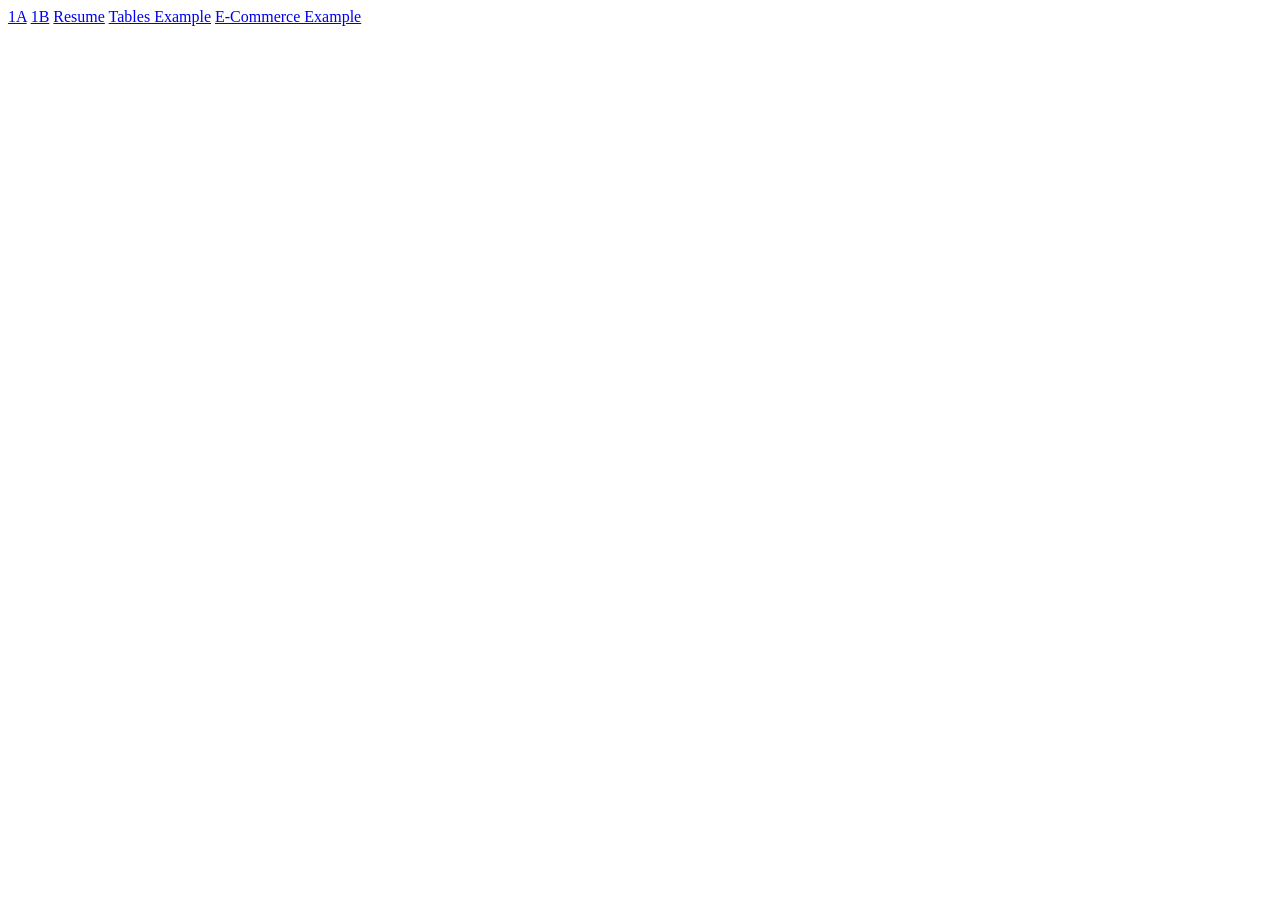
<file: index.html>
<html>
<a href="1a.html">1A</a>
<a href="1b.html">1B</a>
<a href="resume.html">Resume</a>
<a href="tablesexample.html">Tables Example</a>
<a href="ecommerce.html">E-Commerce Example</a>
</html>
</file>
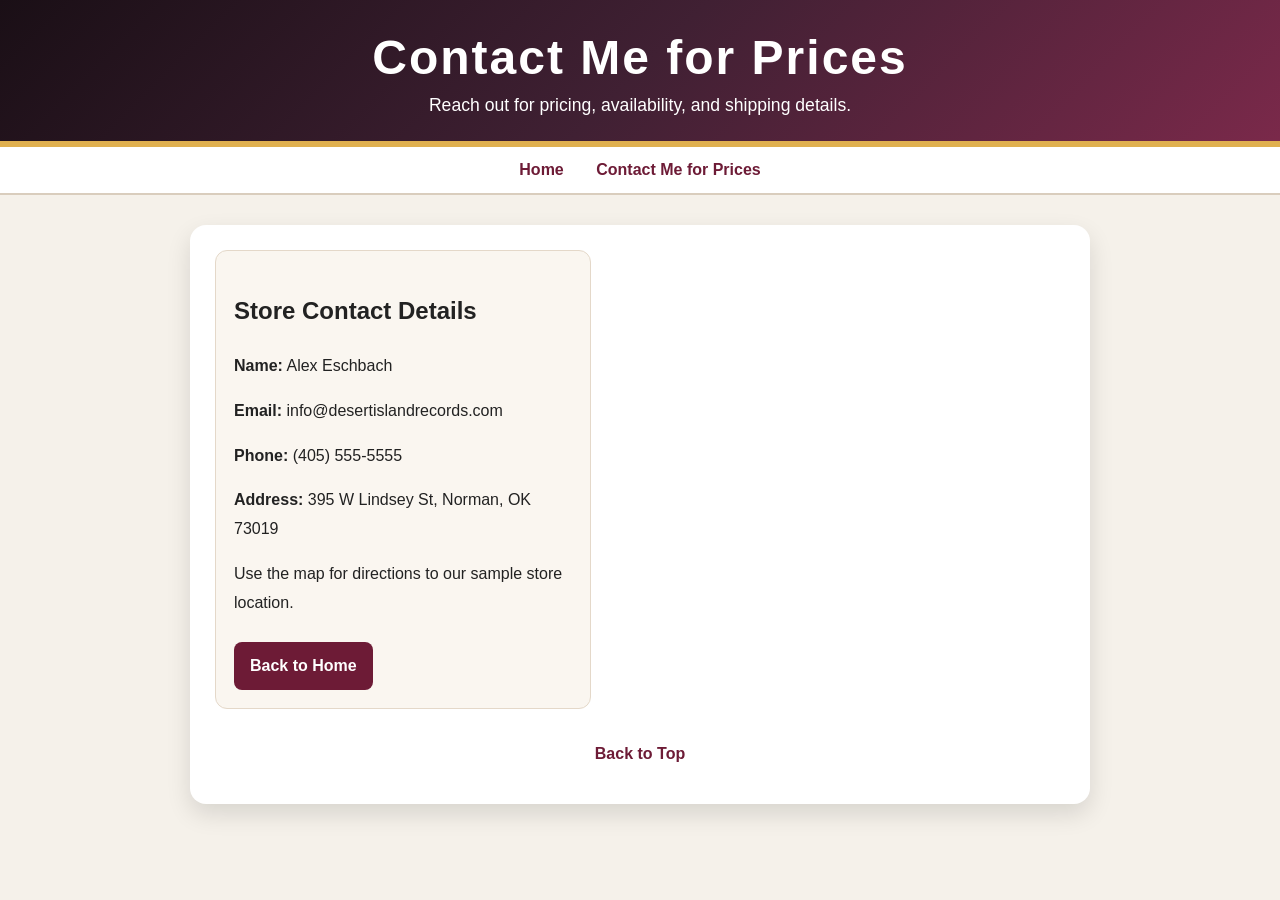
<file: contact.html>
<!DOCTYPE html>
<html lang="en">
<head>
    <meta charset="UTF-8">
    <meta name="viewport" content="width=device-width, initial-scale=1.0">
    <title>Contact Me for Prices | Desert Island Records</title>
    <link rel="stylesheet" href="style.css">
</head>
<body>
    <a id="top"></a>

    <header class="banner">
        <h1>Contact Me for Prices</h1>
        <p>Reach out for pricing, availability, and shipping details.</p>
    </header>

    <div class="nav-row">
        <a href="index.html">Home</a>
        <a href="contact.html">Contact Me for Prices</a>
    </div>

    <main class="contact-card">
        <div class="contact-grid">
            <section class="info-box">
                <h2>Store Contact Details</h2>
                <p><strong>Name:</strong> Alex Eschbach</p>
                <p><strong>Email:</strong> info@desertislandrecords.com</p>
                <p><strong>Phone:</strong> (405) 555-5555</p>
                <p><strong>Address:</strong> 395 W Lindsey St, Norman, OK 73019</p>
                <p>Use the map for directions to our sample store location.</p>
                <a class="button-link" href="ecommerce.html">Back to Home</a>
            </section>

            <section>
               <iframe src="https://www.google.com/maps/embed?pb=!1m18!1m12!1m3!1d3260.092297871396!2d-97.44764822423346!3d35.20416987274503!2m3!1f0!2f0!3f0!3m2!1i1024!2i768!4f13.1!3m3!1m2!1s0x87b269d43c29be0d%3A0xc02ebf105a6919c!2sGaylord%20College%20of%20Journalism%20and%20Mass%20Communication!5e0!3m2!1sen!2sus!4v1774924238589!5m2!1sen!2sus" width="600" height="450" style="border:0;" allowfullscreen="" loading="lazy" referrerpolicy="no-referrer-when-downgrade"></iframe>
            </section>
        </div>

        <p style="text-align:center;">
            <a class="top-link" href="#top">Back to Top</a>
        </p>
    </main>
</body>
</html>
</file>
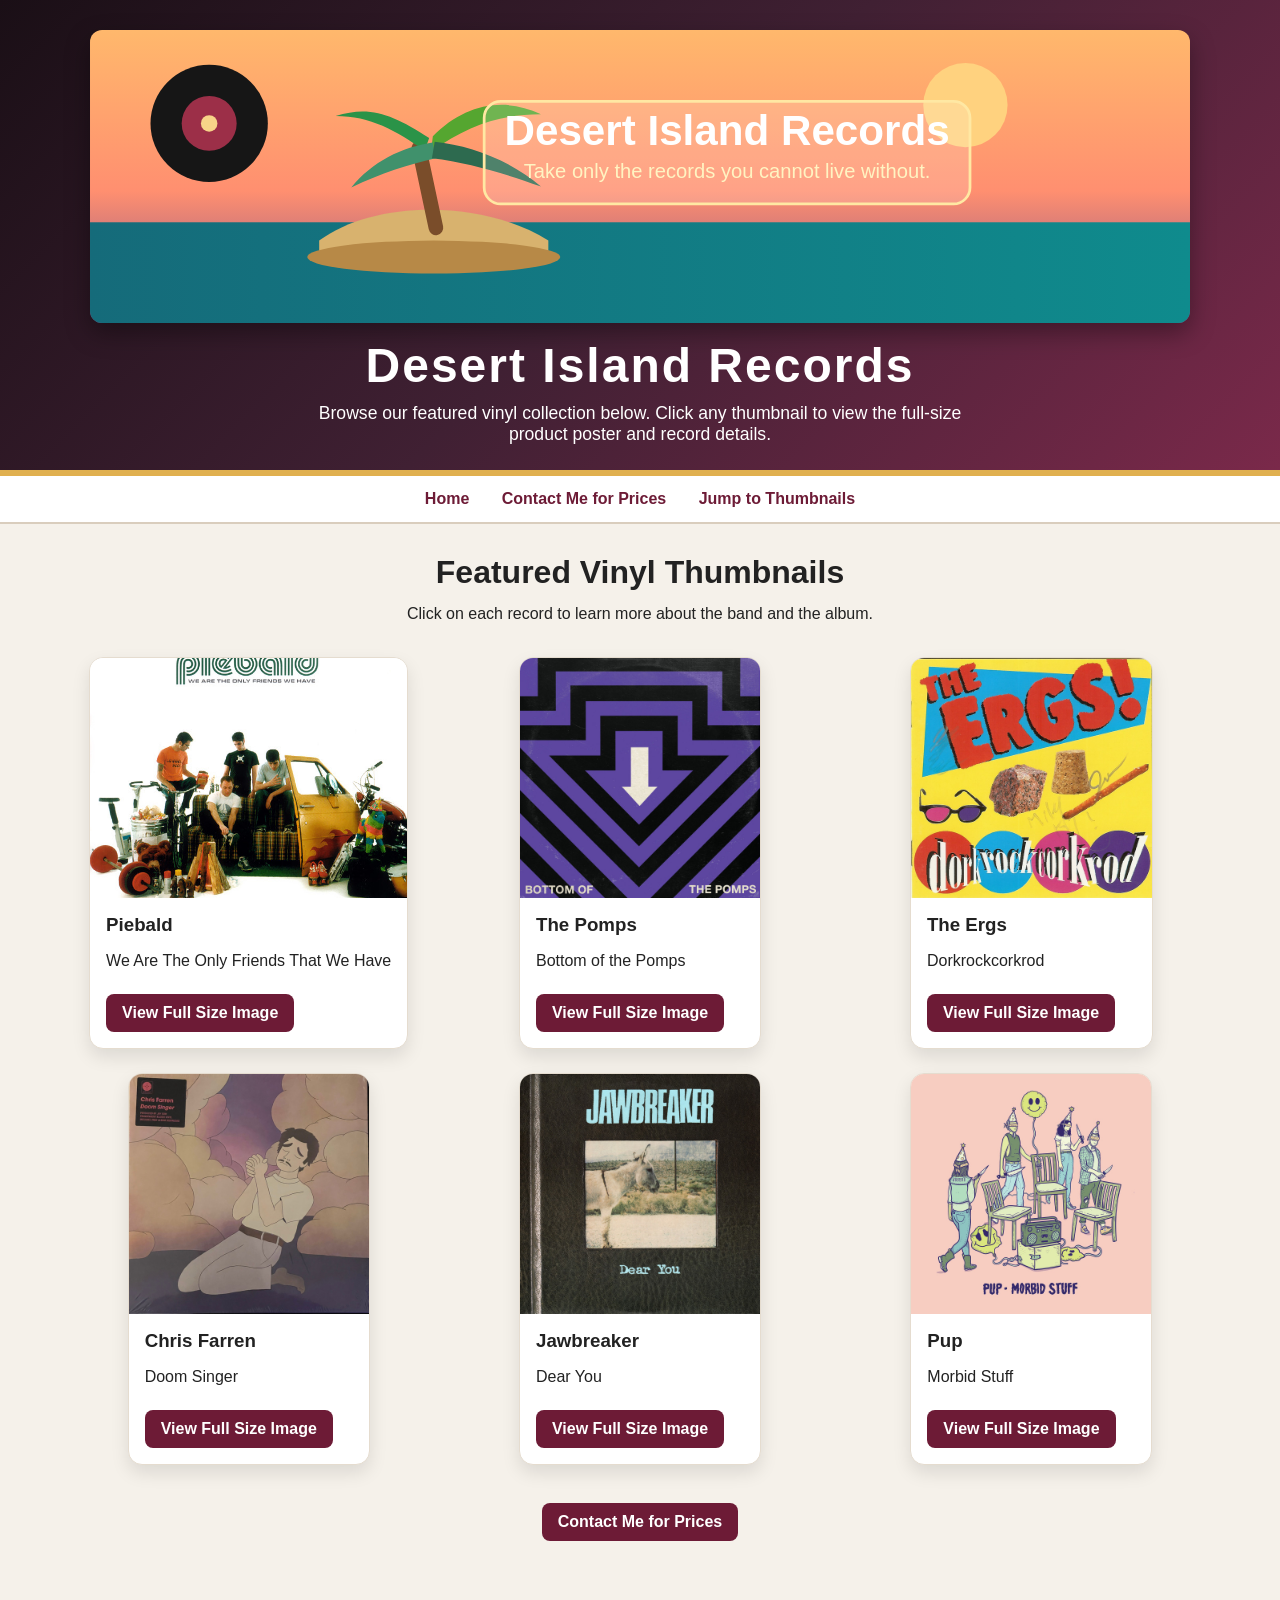
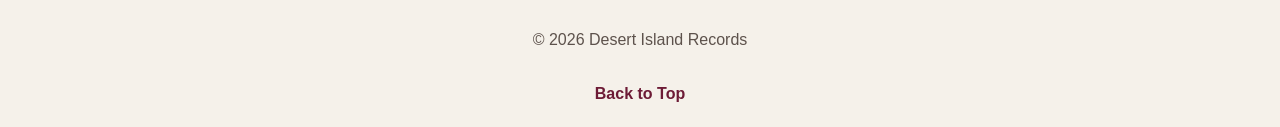
<file: ecommerce.html>
<!DOCTYPE html>
<html lang="en">
<head>
    <meta charset="UTF-8">
    <meta name="viewport" content="width=device-width, initial-scale=1.0">
    <title>Groove Vault Records</title>
    <link rel="stylesheet" href="style.css">
</head>
<body>
    <a id="top"></a>

    <header class="banner">
        <img src="images/banner.svg" alt="Desert Island Records banner">
        <h1>Desert Island Records</h1>
        <p>Browse our featured vinyl collection below. Click any thumbnail to view the full-size product poster and record details.</p>
    </header>

    <div class="nav-row">
        <a href="index.html">Home</a>
        <a href="contact.html">Contact Me for Prices</a>
        <a href="#gallery">Jump to Thumbnails</a>
    </div>

    <main class="container">
        <h2 class="section-title" id="gallery">Featured Vinyl Thumbnails</h2>
        <p class="section-copy">Click on each record to learn more about the band and the album.</p>

        <section class="gallery-grid">

            <article class="card">
                <img src="images/piebald1.jpg" alt="Piebald vinyl record thumbnail">
                <div class="card-content">
                    <h3>Piebald</h3>
                    <p>We Are The Only Friends That We Have</p>
                    <a class="button-link" href="record1.html">View Full Size Image</a>
                </div>
            </article>

            <article class="card">
                <img src="images/thepomps.jpg" alt="The Pomps">
                <div class="card-content">
                    <h3>The Pomps</h3>
                    <p>Bottom of the Pomps</p>
                    <a class="button-link" href="record2.html">View Full Size Image</a>
                </div>
            </article>

            <article class="card">
                <img src="images/theergs.jpg" alt="The Ergs">
                <div class="card-content">
                    <h3>The Ergs</h3>
                    <p>Dorkrockcorkrod</p>
                    <a class="button-link" href="record3.html">View Full Size Image</a>
                </div>
            </article>

            <article class="card">
                <img src="images/chrisfarren.jpg" alt="Chris Farren">
                <div class="card-content">
                    <h3>Chris Farren</h3>
                    <p>Doom Singer</p>
                    <a class="button-link" href="record4.html">View Full Size Image</a>
                </div>
            </article>

            <article class="card">
                <img src="images/jawbreaker.jpg" alt="Jawbreaker">
                <div class="card-content">
                    <h3>Jawbreaker</h3>
                    <p>Dear You</p>
                    <a class="button-link" href="record5.html">View Full Size Image</a>
                </div>
            </article>

            <article class="card">
                <img src="images/pup.jpg" alt="Pup">
                <div class="card-content">
                    <h3>Pup</h3>
                    <p>Morbid Stuff</p>
                    <a class="button-link" href="record6.html">View Full Size Image</a>
                </div>
            </article>

        </section>

        <p style="text-align:center; margin-top:30px;">
            <a class="button-link" href="contact.html">Contact Me for Prices</a>
        </p>
    </main>

    <footer class="footer">
        <p>&copy; 2026 Desert Island Records</p>
        <a class="top-link" href="#top">Back to Top</a>
    </footer>
</body>
</html>
</file>
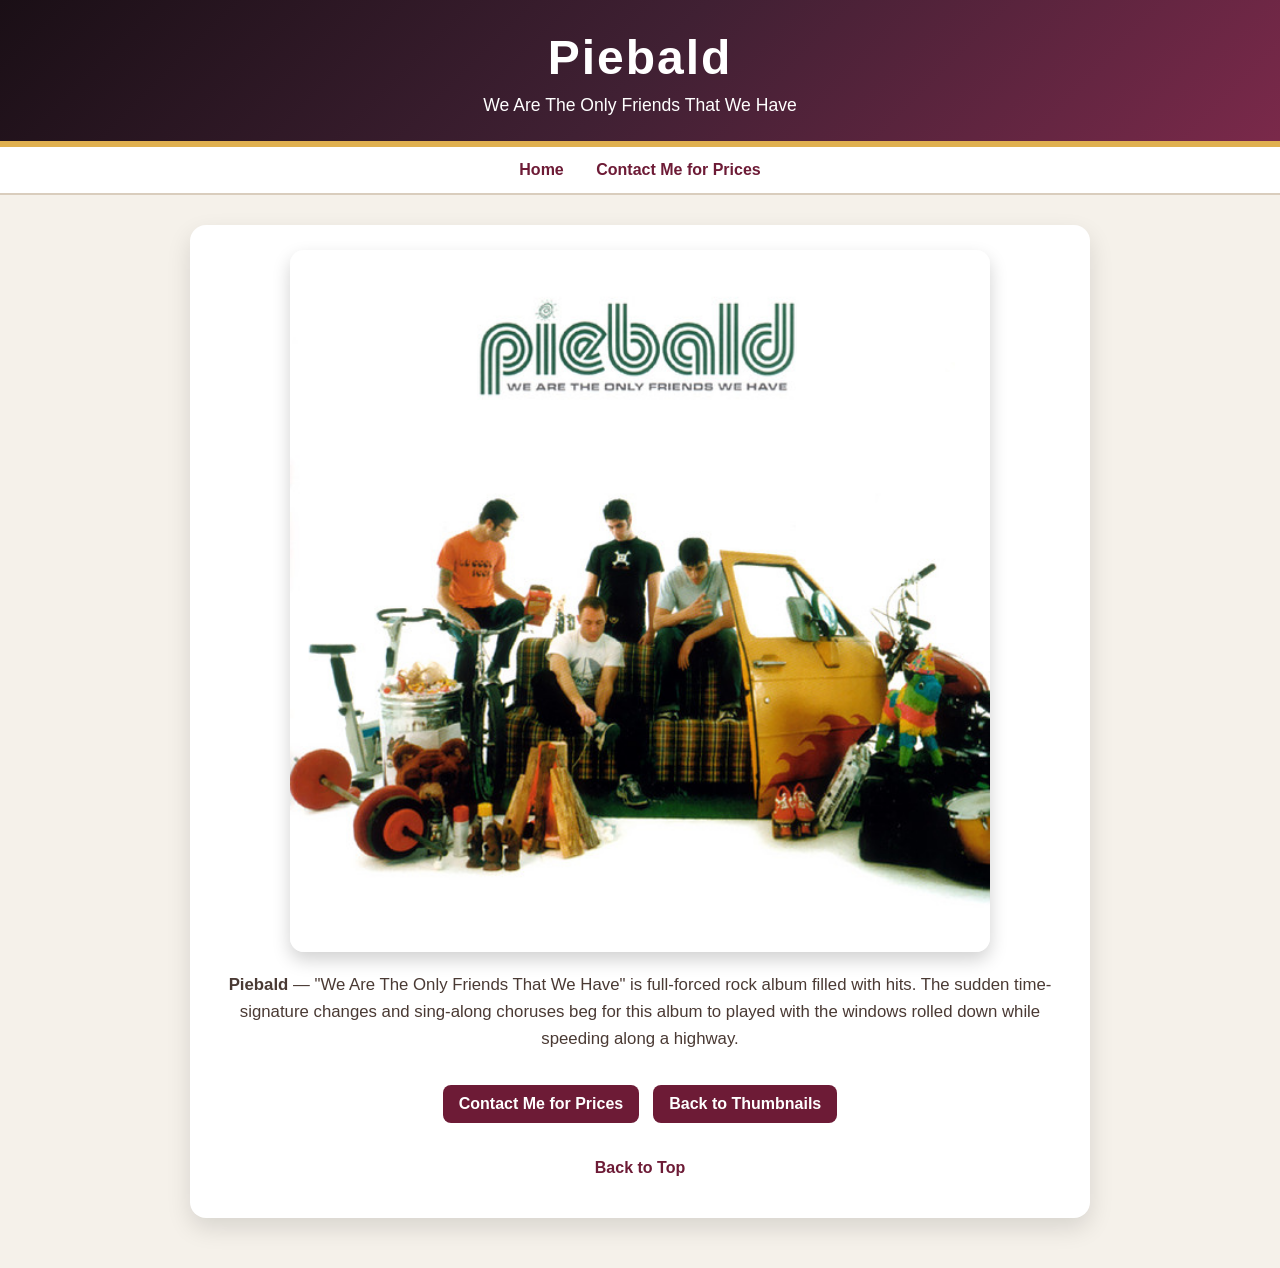
<file: record1.html>
<!DOCTYPE html>
<html lang="en">
<head>
    <meta charset="UTF-8">
    <meta name="viewport" content="width=device-width, initial-scale=1.0">
    <title>Piebald | Desert Island Records</title>
    <link rel="stylesheet" href="style.css">
</head>
<body>
    <a id="top"></a>

    <header class="banner">
        <h1>Piebald</h1>
        <p>We Are The Only Friends That We Have</p>
    </header>

    <div class="nav-row">
        <a href="index.html">Home</a>
        <a href="contact.html">Contact Me for Prices</a>
    </div>

    <main class="record-page">
        <figure>
            <img src="images/piebald1.jpg" alt="Piebald">
            <figcaption>
                <strong>Piebald</strong> — "We Are The Only Friends That We Have" is full-forced rock album filled with hits. The sudden time-signature changes and sing-along choruses beg for this album to played with the windows rolled down while speeding along a highway.
            </figcaption>
        </figure>

        <div class="page-links">
            <a class="button-link" href="contact.html">Contact Me for Prices</a>
            <a class="button-link" href="index.html">Back to Thumbnails</a>
        </div>

        <p style="text-align:center;">
            <a class="top-link" href="#top">Back to Top</a>
        </p>
    </main>
</body>
</html>
</file>
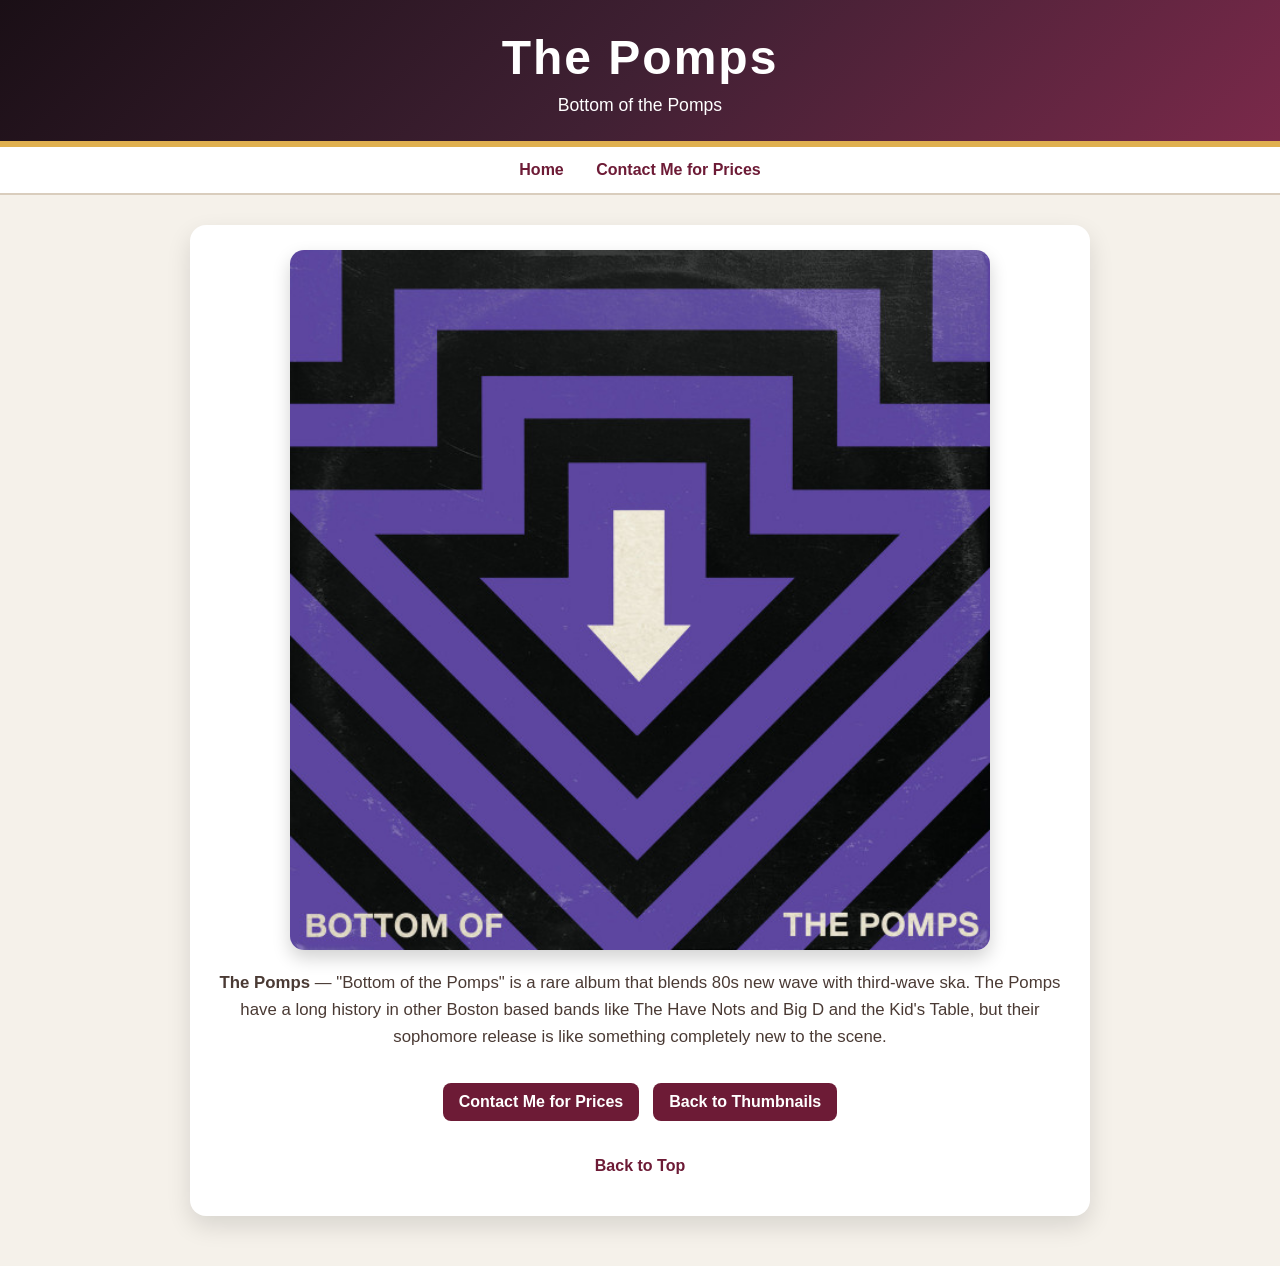
<file: record2.html>
<!DOCTYPE html>
<html lang="en">
<head>
    <meta charset="UTF-8">
    <meta name="viewport" content="width=device-width, initial-scale=1.0">
    <title>The Pomps | Desert Island Records</title>
    <link rel="stylesheet" href="style.css">
</head>
<body>
    <a id="top"></a>

    <header class="banner">
        <h1>The Pomps</h1>
        <p>Bottom of the Pomps</p>
    </header>

    <div class="nav-row">
        <a href="ecommerce.html">Home</a>
        <a href="contact.html">Contact Me for Prices</a>
    </div>

    <main class="record-page">
        <figure>
            <img src="images/thepomps.jpg" alt="The Pomps">
            <figcaption>
                <strong>The Pomps</strong> — "Bottom of the Pomps" is a rare album that blends 80s new wave with third-wave ska. The Pomps have a long history in other Boston based bands like The Have Nots and Big D and the Kid's Table, but their sophomore release is like something completely new to the scene.
            </figcaption>
        </figure>

        <div class="page-links">
            <a class="button-link" href="contact.html">Contact Me for Prices</a>
            <a class="button-link" href="ecommerce.html">Back to Thumbnails</a>
        </div>

        <p style="text-align:center;">
            <a class="top-link" href="#top">Back to Top</a>
        </p>
    </main>
</body>
</html>
</file>
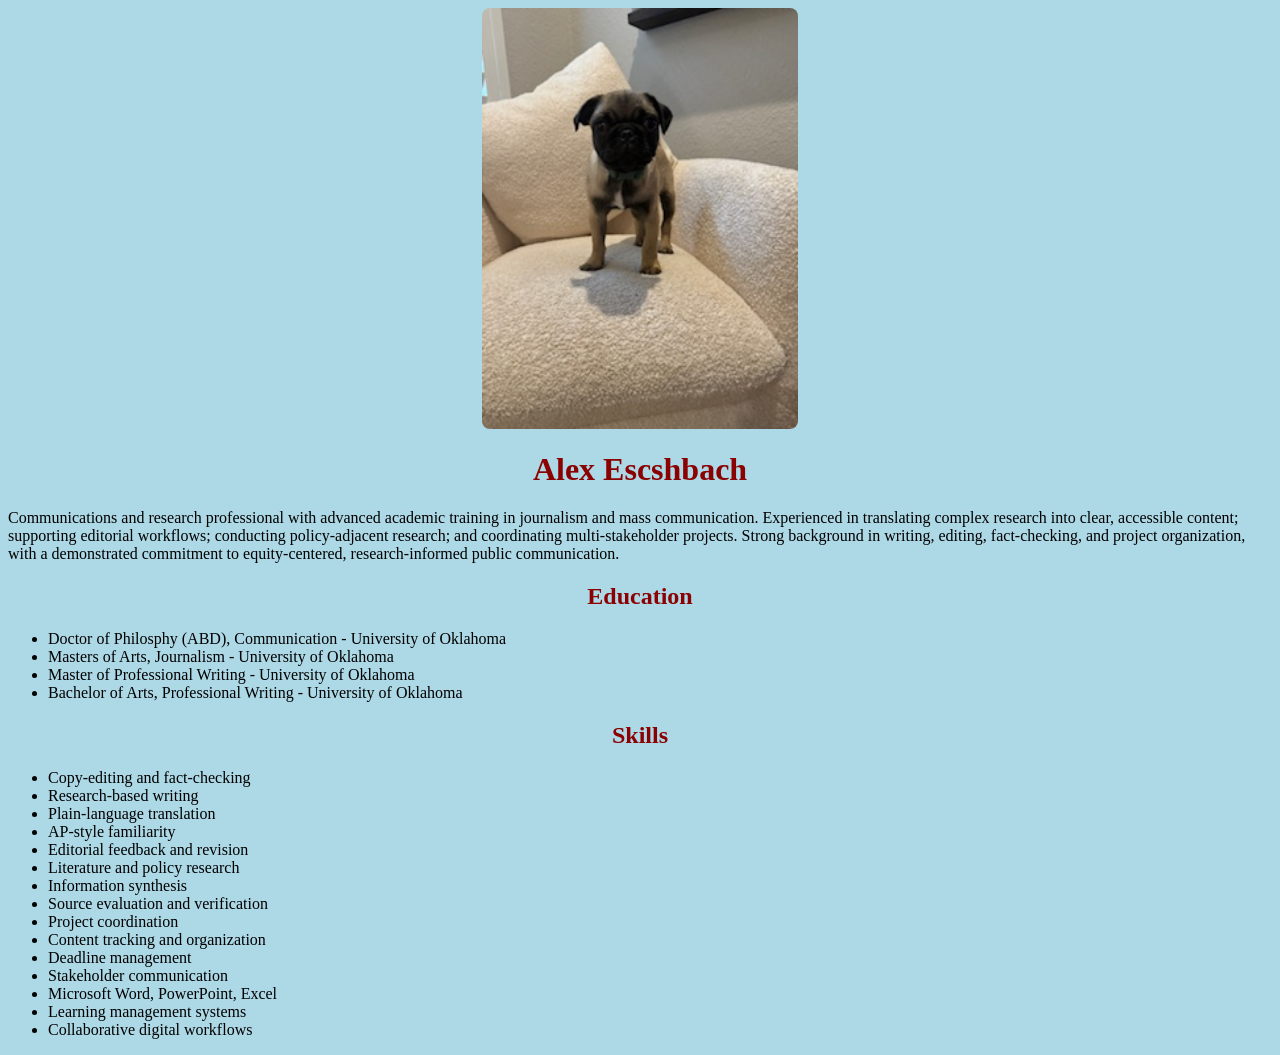
<file: resume.html>
<!DOCTYPE html>
<html lang="en">
<head>
<title>Alex's Resume</title>
<style>
    body {background-color: lightblue;}
    img {
        max-width: 25%;
        max-height: 25%;
        border-radius: 8px;
        display: block;
        margin: auto;
}
    h1 {
        text-align: center;
        color: darkred;
    }
    h2 {
        text-align: center;
        color: darkred;
    }
</style>
</head>
<body>
        <img src="bort.jpg" alt=Pug width=50%>
    <h1>Alex Escshbach</h1>
    <p>Communications and research professional with advanced academic training in journalism and mass communication. Experienced in translating complex research into clear, accessible content; supporting editorial workflows; conducting policy-adjacent research; and coordinating multi-stakeholder projects. Strong background in writing, editing, fact-checking, and project organization, with a demonstrated commitment to equity-centered, research-informed public communication.</p>
    <h2>Education</h2>
    <ul>
        <li>Doctor of Philosphy (ABD), Communication - University of Oklahoma</li>
        <li>Masters of Arts, Journalism - University of Oklahoma</li>
        <li>Master of Professional Writing - University of Oklahoma</li>
        <li>Bachelor of Arts, Professional Writing - University of Oklahoma</li>
    </ul>
    <h2>Skills</h2>
    <ul>
        <li>Copy-editing and fact-checking</li>
        <li>Research-based writing</li>
        <li>Plain-language translation</li>
        <li>AP-style familiarity</li>
        <li>Editorial feedback and revision</li>
        <li>Literature and policy research</li>
        <li>Information synthesis</li>
        <li>Source evaluation and verification</li>
        <li>Project coordination</li>
        <li>Content tracking and organization</li>
        <li>Deadline management</li>
        <li>Stakeholder communication</li>
        <li>Microsoft Word, PowerPoint, Excel</li>
        <li>Learning management systems</li>
        <li>Collaborative digital workflows</li>
    </ul>
</body>
</html>
</file>
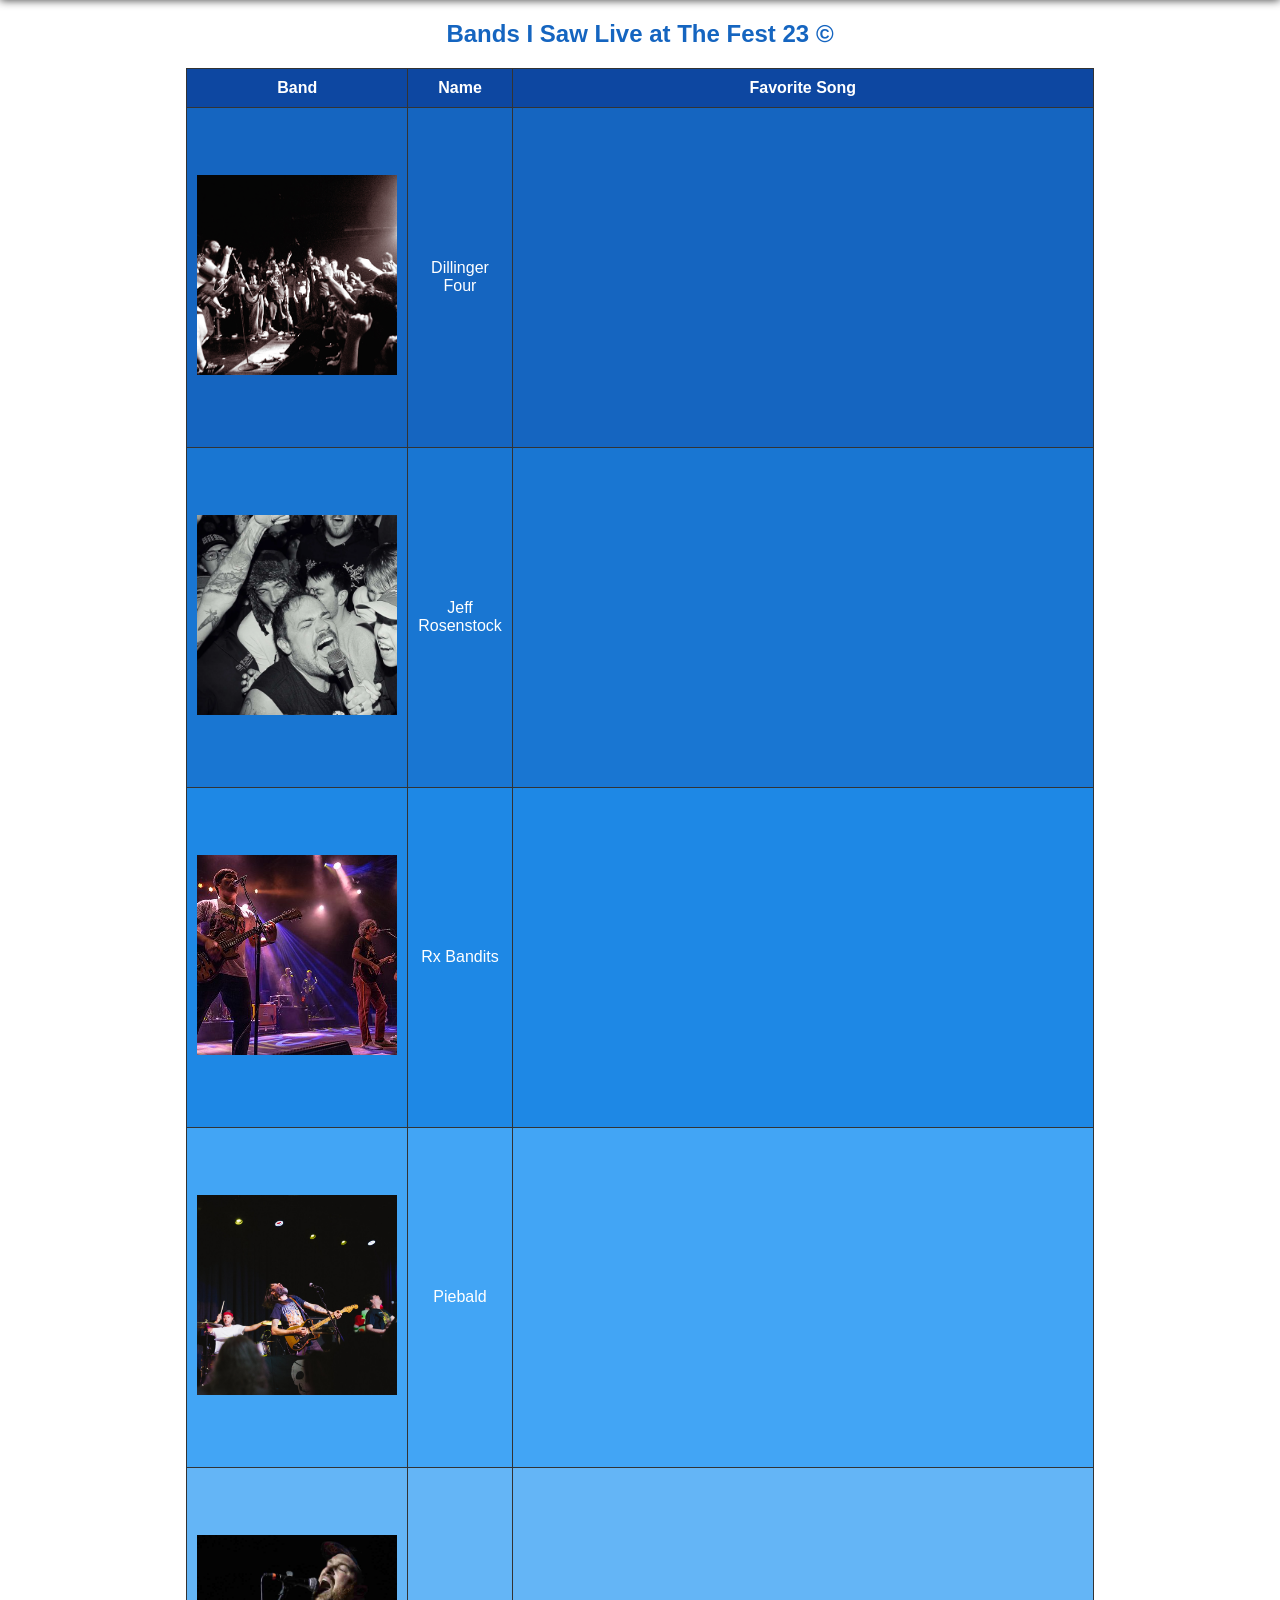
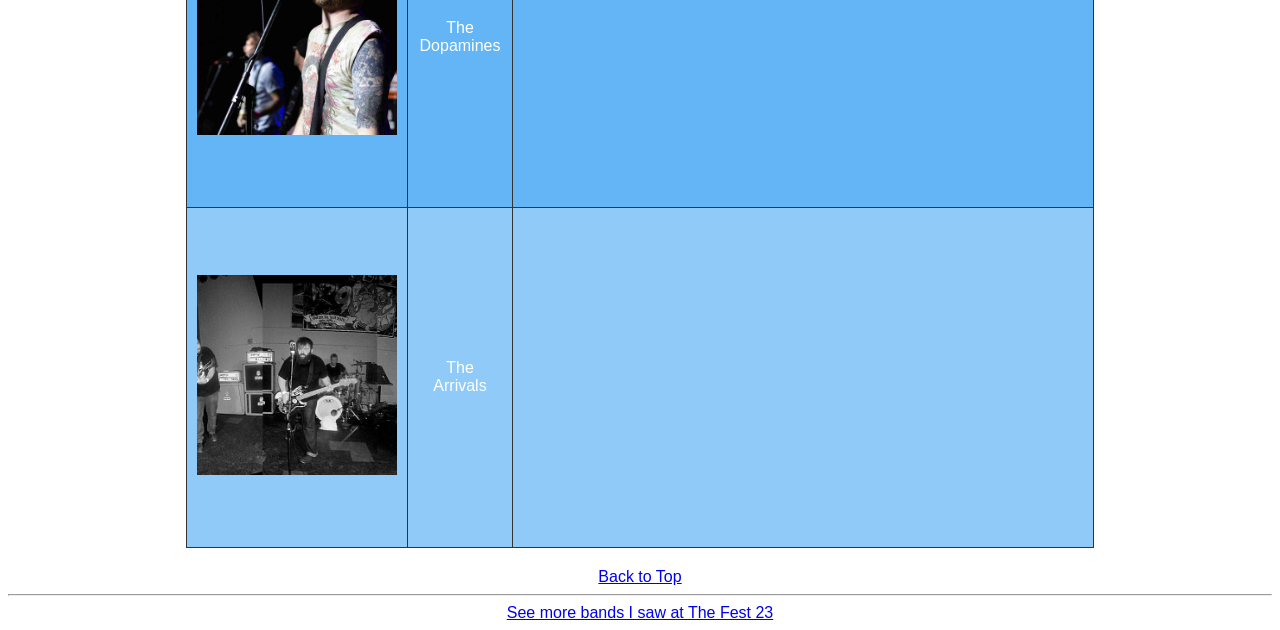
<file: tablesexample.html>
<!DOCTYPE html>
<html>
<head>
    <title>The Fest Bands</title>

    <style>
        body {
            font-family: Arial, sans-serif;
            color: white;
        }
        
        body::before {
  content: "";
  position: fixed;
  top: -10px;
  left: 0;
  width: 100%;
  height: 10px;
  box-shadow: 0px 0 10px rgba(0, 0, 0, 0.8);
  z-index: 100;
}
        h2 {color: #1565c0;}
        
        img {
    width: 200px;
    height: 200px;
    object-fit: cover;
}

        table {
            width: 70%;
            border-collapse: collapse;
            margin: 20px auto;
            text-align: center;
        }

        th, td {
            padding: 10px;
            border: 1px solid #333;
        }

        /* Header row */
        th {
            background-color: #0d47a1;
            color: white;
        }

        /* Different shades of blue for each data row */
        .row1 { background-color: #1565c0; }
        .row2 { background-color: #1976d2; }
        .row3 { background-color: #1e88e5; }
        .row4 { background-color: #42a5f5; }
        .row5 { background-color: #64b5f6; }
        .row6 { background-color: #90caf9; }
    </style>
</head>

<body>

    <!-- Top Anchor -->
    <a id="top"></a>

    <h2 style="text-align:center;">Bands I Saw Live at The Fest 23 &copy;</h2>

    <table>
        <tr>
            <th>Band</th>
            <th>Name</th>
            <th>Favorite Song</th>
        </tr>

        <tr class="row1">
            <td><img src="images/dillingerfour.jpg" alt="Dillinger Four"</td>
            <td>Dillinger Four</td>
            <td><iframe width="560" height="315" src="https://www.youtube.com/embed/4cYq7EPabTg?si=Nn3THj8P-G1MzZbP" title="YouTube video player" frameborder="0" allow="accelerometer; autoplay; clipboard-write; encrypted-media; gyroscope; picture-in-picture; web-share" referrerpolicy="strict-origin-when-cross-origin" allowfullscreen></iframe></td>
        </tr>

        <tr class="row2">
            <td><img src="images/jeffrosenstock.jpg" alt="Jeff Rosenstock"></td>
            <td>Jeff Rosenstock</td>
            <td><iframe width="560" height="315" src="https://www.youtube.com/embed/pUXYKeIN_gE?si=rJ9P3LYLUrskTKS7" title="YouTube video player" frameborder="0" allow="accelerometer; autoplay; clipboard-write; encrypted-media; gyroscope; picture-in-picture; web-share" referrerpolicy="strict-origin-when-cross-origin" allowfullscreen></iframe></td>
        </tr>

        <tr class="row3">
            <td><img src="images/rxbandits.jpg" alt="Rx Bandits"</td>
            <td>Rx Bandits</td>
            <td><iframe width="560" height="315" src="https://www.youtube.com/embed/Mq0j2Ot1NHo?si=tXmBBfhI_RLT-xqe" title="YouTube video player" frameborder="0" allow="accelerometer; autoplay; clipboard-write; encrypted-media; gyroscope; picture-in-picture; web-share" referrerpolicy="strict-origin-when-cross-origin" allowfullscreen></iframe></td>
        </tr>

        <tr class="row4">
            <td><img src="images/piebald.jpg" alt="Piebald"</td>
            <td>Piebald</td>
            <td><iframe width="560" height="315" src="https://www.youtube.com/embed/A6VnqpYkRJA?si=vhwzGHO9IkaGe46Z" title="YouTube video player" frameborder="0" allow="accelerometer; autoplay; clipboard-write; encrypted-media; gyroscope; picture-in-picture; web-share" referrerpolicy="strict-origin-when-cross-origin" allowfullscreen></iframe></td>
        </tr>

        <tr class="row5">
            <td><img src="thedopamines.jpg" alt="The Dopamines"></td>
            <td>The Dopamines</td>
            <td><iframe width="560" height="315" src="https://www.youtube.com/embed/j-NC56pg5kY?si=EWgjj-d1qDsNEcHX" title="YouTube video player" frameborder="0" allow="accelerometer; autoplay; clipboard-write; encrypted-media; gyroscope; picture-in-picture; web-share" referrerpolicy="strict-origin-when-cross-origin" allowfullscreen></iframe></td>
        </tr>
        
         <tr class="row6">
            <td><img src="images/thearrivals.jpg" alt="The Arrivals"></td>
            <td>The Arrivals</td>
            <td><iframe width="560" height="315" src="https://www.youtube.com/embed/gFRMpJXWC-4?si=6p5dt31TuHhuo4Jb" title="YouTube video player" frameborder="0" allow="accelerometer; autoplay; clipboard-write; encrypted-media; gyroscope; picture-in-picture; web-share" referrerpolicy="strict-origin-when-cross-origin" allowfullscreen></iframe></td>
        </tr>
    </table>

    <div style="text-align:center; margin-top: 20px;">
        <a href="#top">Back to Top</a>
        <hr>
        <a href="tablesexample2.html">See more bands I saw at The Fest 23</a>
    </div>

</body>

</html>
</file>
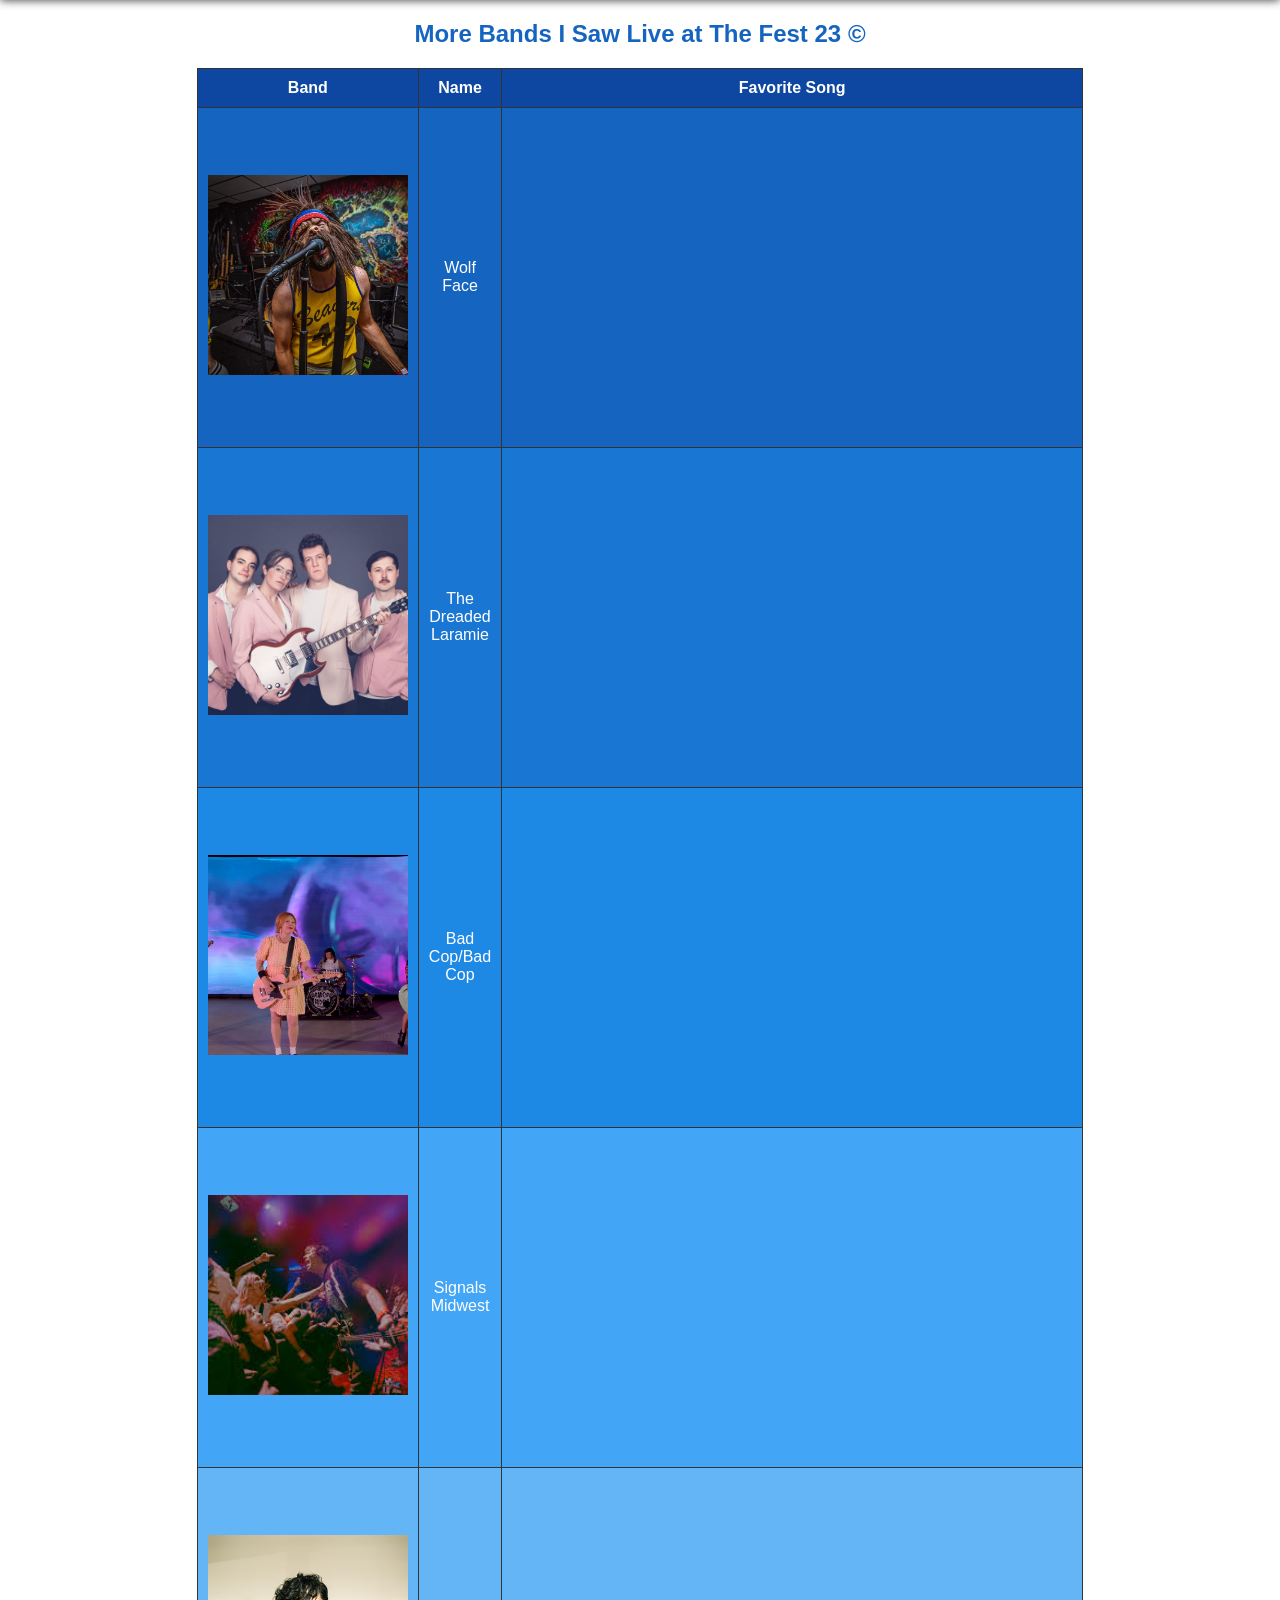
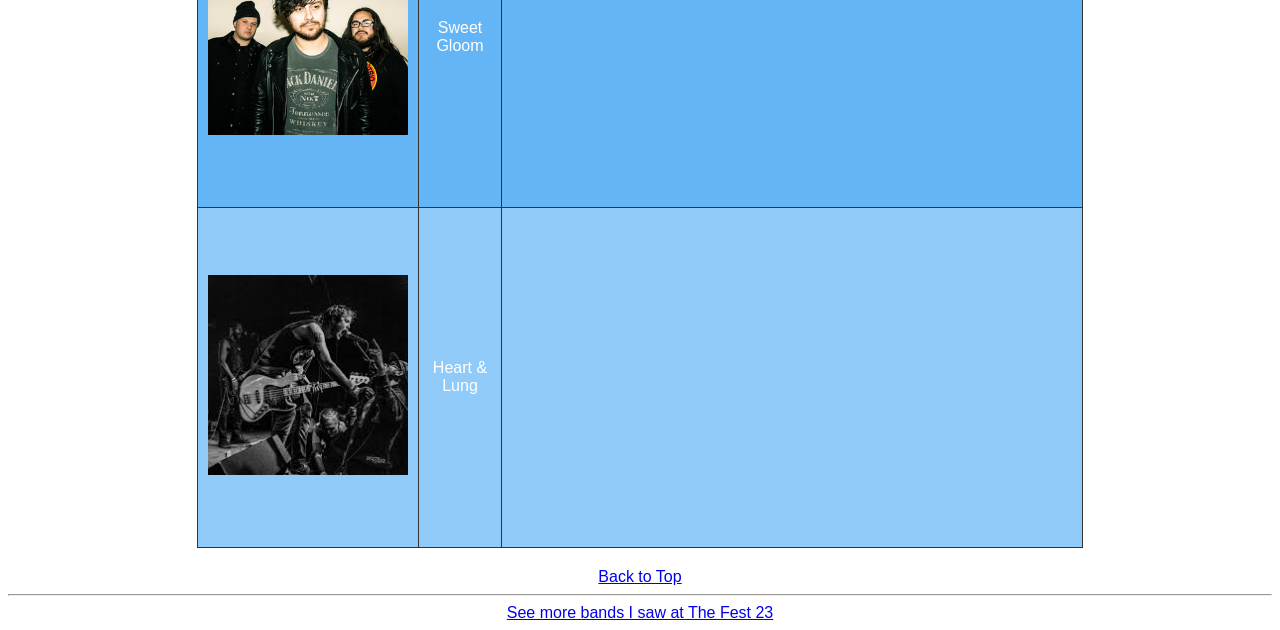
<file: tablesexample2.html>
<!DOCTYPE html>
<html>
<head>
    <title>The Fest Bands</title>

    <style>
        body {
            font-family: Arial, sans-serif;
            color: white;
        }
        
        body::before {
  content: "";
  position: fixed;
  top: -10px;
  left: 0;
  width: 100%;
  height: 10px;
  box-shadow: 0px 0 10px rgba(0, 0, 0, 0.8);
  z-index: 100;
}
        h2 {color: #1565c0;}
        
        img {
    width: 200px;
    height: 200px;
    object-fit: cover;
}

        table {
            width: 70%;
            border-collapse: collapse;
            margin: 20px auto;
            text-align: center;
        }

        th, td {
            padding: 10px;
            border: 1px solid #333;
        }

        /* Header row */
        th {
            background-color: #0d47a1;
            color: white;
        }

        /* Different shades of blue for each data row */
        .row1 { background-color: #1565c0; }
        .row2 { background-color: #1976d2; }
        .row3 { background-color: #1e88e5; }
        .row4 { background-color: #42a5f5; }
        .row5 { background-color: #64b5f6; }
        .row6 { background-color: #90caf9; }
    </style>
</head>

<body>

    <!-- Top Anchor -->
    <a id="top"></a>

    <h2 style="text-align:center;">More Bands I Saw Live at The Fest 23 &copy;</h2>

    <table>
        <tr>
            <th>Band</th>
            <th>Name</th>
            <th>Favorite Song</th>
        </tr>

        <tr class="row1">
            <td><img src="images/wolfface.jpg" alt="Wolf Face"</td>
            <td>Wolf Face</td>
            <td><iframe width="560" height="315" src="https://www.youtube.com/embed/QxtkVv_frAk?si=SL_vf_jmdOLxCP9D" title="YouTube video player" frameborder="0" allow="accelerometer; autoplay; clipboard-write; encrypted-media; gyroscope; picture-in-picture; web-share" referrerpolicy="strict-origin-when-cross-origin" allowfullscreen></iframe></td>
        </tr>

        <tr class="row2">
            <td><img src="images/dreadedlaramie.jpg" alt="The Dreaded Laramie"></td>
            <td>The Dreaded Laramie</td>
            <td><iframe width="560" height="315" src="https://www.youtube.com/embed/anYp6eAuAXk?si=iJsRg-Yw9K3G1-ws" title="YouTube video player" frameborder="0" allow="accelerometer; autoplay; clipboard-write; encrypted-media; gyroscope; picture-in-picture; web-share" referrerpolicy="strict-origin-when-cross-origin" allowfullscreen></iframe></td>
        </tr>

        <tr class="row3">
            <td><img src="images/badcopbadcop.jpg" alt="Bad Cop/Bad Cop"</td>
            <td>Bad Cop/Bad Cop</td>
            <td><iframe width="560" height="315" src="https://www.youtube.com/embed/nZ2qBpepdbg?si=3e90q4u4cfGO-pJk" title="YouTube video player" frameborder="0" allow="accelerometer; autoplay; clipboard-write; encrypted-media; gyroscope; picture-in-picture; web-share" referrerpolicy="strict-origin-when-cross-origin" allowfullscreen></iframe></td>
        </tr>

        <tr class="row4">
            <td><img src="images/signalsmidwest.jpg" alt="Signals Midwest"</td>
            <td>Signals Midwest</td>
            <td><iframe width="560" height="315" src="https://www.youtube.com/embed/DiMomAgyqSc?si=QwW_nMvTGV2AcDn7" title="YouTube video player" frameborder="0" allow="accelerometer; autoplay; clipboard-write; encrypted-media; gyroscope; picture-in-picture; web-share" referrerpolicy="strict-origin-when-cross-origin" allowfullscreen></iframe></td>
        </tr>

        <tr class="row5">
            <td><img src="images/sweetgloom.jpg" alt="Sweet Gloom"></td>
            <td>Sweet Gloom</td>
            <td><iframe width="560" height="315" src="https://www.youtube.com/embed/6yuMPeHJZhg?si=E7RJ7xuF49ByhD2X" title="YouTube video player" frameborder="0" allow="accelerometer; autoplay; clipboard-write; encrypted-media; gyroscope; picture-in-picture; web-share" referrerpolicy="strict-origin-when-cross-origin" allowfullscreen></iframe></td>
        </tr>
        
         <tr class="row6">
            <td><img src="images/heartlung.jpg" alt="Heart & Lung"></td>
            <td>Heart & Lung</td>
            <td><iframe width="560" height="315" src="https://www.youtube.com/embed/QIUqAfb2DBY?si=v74peX4Cih6CQXj_" title="YouTube video player" frameborder="0" allow="accelerometer; autoplay; clipboard-write; encrypted-media; gyroscope; picture-in-picture; web-share" referrerpolicy="strict-origin-when-cross-origin" allowfullscreen></iframe></td>
        </tr>
    </table>

    <div style="text-align:center; margin-top: 20px;">
        <a href="#top">Back to Top</a>
        <hr>
        <a href="tablesexample.html">See more bands I saw at The Fest 23</a>
    </div>

</body>

</html>
</file>
<file: style.css>
* {
    box-sizing: border-box;
}

html {
    scroll-behavior: smooth;
}

body {
    margin: 0;
    font-family: Arial, Helvetica, sans-serif;
    background: #f5f1ea;
    color: #222;
}

a {
    color: #6d1b36;
    text-decoration: none;
}

a:hover {
    text-decoration: underline;
}

.top-link {
    display: inline-block;
    margin-top: 20px;
    font-weight: bold;
}

.banner {
    position: relative;
    background: linear-gradient(135deg, #1a0f16, #402033, #7a294a);
    color: white;
    text-align: center;
    padding: 30px 20px 25px;
    border-bottom: 6px solid #e0b04f;
}

.banner img {
    width: min(100%, 1100px);
    height: auto;
    display: block;
    margin: 0 auto 15px;
    border-radius: 12px;
    box-shadow: 0 10px 25px rgba(0,0,0,.35);
}

.banner h1 {
    margin: 0;
    font-size: 3rem;
    letter-spacing: 2px;
}

.banner p {
    margin: 10px auto 0;
    max-width: 700px;
    font-size: 1.1rem;
}

.nav-row {
    text-align: center;
    background: #fff;
    padding: 14px;
    border-bottom: 2px solid #d9cdbd;
    position: sticky;
    top: 0;
    z-index: 10;
}

.nav-row a {
    margin: 0 14px;
    font-weight: bold;
}

.container {
    width: min(1150px, 92%);
    margin: 30px auto 50px;
}

.section-title {
    text-align: center;
    margin-bottom: 10px;
    font-size: 2rem;
}

.section-copy {
    text-align: center;
    max-width: 760px;
    margin: 0 auto 30px;
    line-height: 1.6;
}

.gallery-grid {
    display: grid;
    grid-template-columns: repeat(3, 1fr); /* 3 columns */
    gap: 24px;
    justify-items: center;
}

.card {
    background: white;
    border-radius: 14px;
    overflow: hidden;
    box-shadow: 0 8px 18px rgba(0,0,0,.10);
    border: 1px solid #e5dccf;
}

.card img {
    width: 100%;
    height: 240px;
    object-fit: cover;
    display: block;
}

.card-content {
    padding: 16px;
}

.card h3 {
    margin-top: 0;
    margin-bottom: 10px;
}

.button-link {
    display: inline-block;
    padding: 10px 16px;
    background: #6d1b36;
    color: white;
    border-radius: 8px;
    font-weight: bold;
    margin-top: 8px;
}

.button-link:hover {
    background: #8b2346;
    text-decoration: none;
}

.record-page {
    width: min(900px, 92%);
    margin: 30px auto 50px;
    background: white;
    padding: 25px;
    border-radius: 16px;
    box-shadow: 0 10px 24px rgba(0,0,0,.12);
}

figure {
    margin: 0;
    text-align: center;
}

figure img {
    width: 100%;
    max-width: 700px;
    height: auto;
    border-radius: 14px;
    box-shadow: 0 8px 18px rgba(0,0,0,.18);
}

figcaption {
    margin-top: 16px;
    font-size: 1.05rem;
    line-height: 1.6;
    color: #4a3a34;
}

.page-links {
    margin-top: 24px;
    display: flex;
    flex-wrap: wrap;
    gap: 14px;
    justify-content: center;
}

.contact-card {
    width: min(900px, 92%);
    margin: 30px auto 50px;
    background: white;
    padding: 25px;
    border-radius: 16px;
    box-shadow: 0 10px 24px rgba(0,0,0,.12);
}

.contact-grid {
    display: grid;
    grid-template-columns: 1fr 1.2fr;
    gap: 22px;
}

.info-box {
    background: #faf6f0;
    border: 1px solid #e4d8c9;
    border-radius: 12px;
    padding: 18px;
    line-height: 1.8;
}

iframe {
    width: 100%;
    min-height: 360px;
    border: 0;
    border-radius: 12px;
}

.footer {
    text-align: center;
    padding: 24px;
    color: #5d524c;
}

@media (max-width: 780px) {
    .banner h1 {
        font-size: 2.2rem;
    }

    .contact-grid {
        grid-template-columns: 1fr;
    }

    .card img {
        height: 220px;
    }
}
</file>
